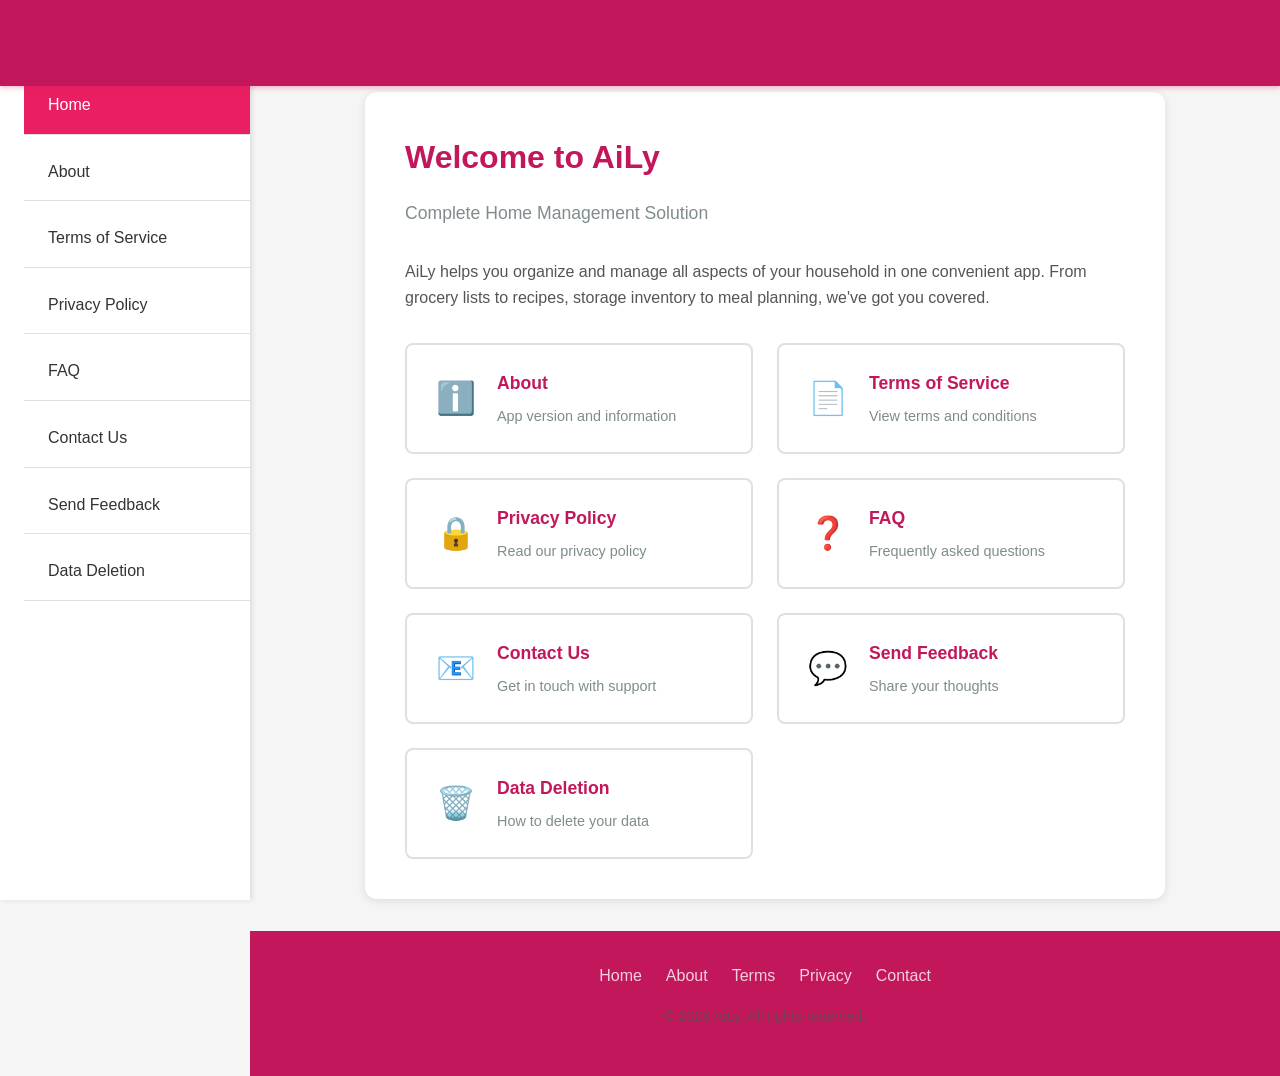
<file: index.html>
<!DOCTYPE html>
<html lang="en">
<head>
    <meta charset="UTF-8">
    <meta name="viewport" content="width=device-width, initial-scale=1.0">
    <title>AiLy - Complete Home Management Solution</title>
    <link rel="stylesheet" href="css/style.css">
</head>
<body>
    <header>
        <button class="menu-toggle" aria-label="Toggle menu">☰</button>
        <h1>AiLy</h1>
    </header>
    
    <div class="sidebar-overlay"></div>
    
    <nav class="sidebar">
        <ul>
            <li><a href="index.html">Home</a></li>
            <li><a href="about.html">About</a></li>
            <li><a href="terms-of-service.html">Terms of Service</a></li>
            <li><a href="privacy-policy.html">Privacy Policy</a></li>
            <li><a href="faq.html">FAQ</a></li>
            <li><a href="contact-us.html">Contact Us</a></li>
            <li><a href="send-feedback.html">Send Feedback</a></li>
            <li><a href="data-deletion.html">Data Deletion</a></li>
        </ul>
    </nav>
    
    <main class="content">
        <div class="content-container">
            <h1>Welcome to AiLy</h1>
            <p style="font-size: 1.1rem; color: #7f8c8d; margin-bottom: 2rem;">
                Complete Home Management Solution
            </p>
            
            <p style="margin-bottom: 2rem;">
                AiLy helps you organize and manage all aspects of your household in one convenient app. 
                From grocery lists to recipes, storage inventory to meal planning, we've got you covered.
            </p>
            
            <div class="home-grid">
                <a href="about.html" class="link-card">
                    <div class="link-icon">ℹ️</div>
                    <div class="link-content">
                        <h3>About</h3>
                        <p>App version and information</p>
                    </div>
                </a>
                
                <a href="terms-of-service.html" class="link-card">
                    <div class="link-icon">📄</div>
                    <div class="link-content">
                        <h3>Terms of Service</h3>
                        <p>View terms and conditions</p>
                    </div>
                </a>
                
                <a href="privacy-policy.html" class="link-card">
                    <div class="link-icon">🔒</div>
                    <div class="link-content">
                        <h3>Privacy Policy</h3>
                        <p>Read our privacy policy</p>
                    </div>
                </a>
                
                <a href="faq.html" class="link-card">
                    <div class="link-icon">❓</div>
                    <div class="link-content">
                        <h3>FAQ</h3>
                        <p>Frequently asked questions</p>
                    </div>
                </a>
                
                <a href="contact-us.html" class="link-card">
                    <div class="link-icon">📧</div>
                    <div class="link-content">
                        <h3>Contact Us</h3>
                        <p>Get in touch with support</p>
                    </div>
                </a>
                
                <a href="send-feedback.html" class="link-card">
                    <div class="link-icon">💬</div>
                    <div class="link-content">
                        <h3>Send Feedback</h3>
                        <p>Share your thoughts</p>
                    </div>
                </a>
                
                <a href="data-deletion.html" class="link-card">
                    <div class="link-icon">🗑️</div>
                    <div class="link-content">
                        <h3>Data Deletion</h3>
                        <p>How to delete your data</p>
                    </div>
                </a>
            </div>
        </div>
    </main>
    
    <footer>
        <div class="footer-content">
            <div class="footer-links">
                <a href="index.html">Home</a>
                <a href="about.html">About</a>
                <a href="terms-of-service.html">Terms</a>
                <a href="privacy-policy.html">Privacy</a>
                <a href="contact-us.html">Contact</a>
            </div>
            <p>© 2026 AiLy. All rights reserved.</p>
        </div>
    </footer>
    
    <script src="js/navigation.js"></script>
</body>
</html>
</file>
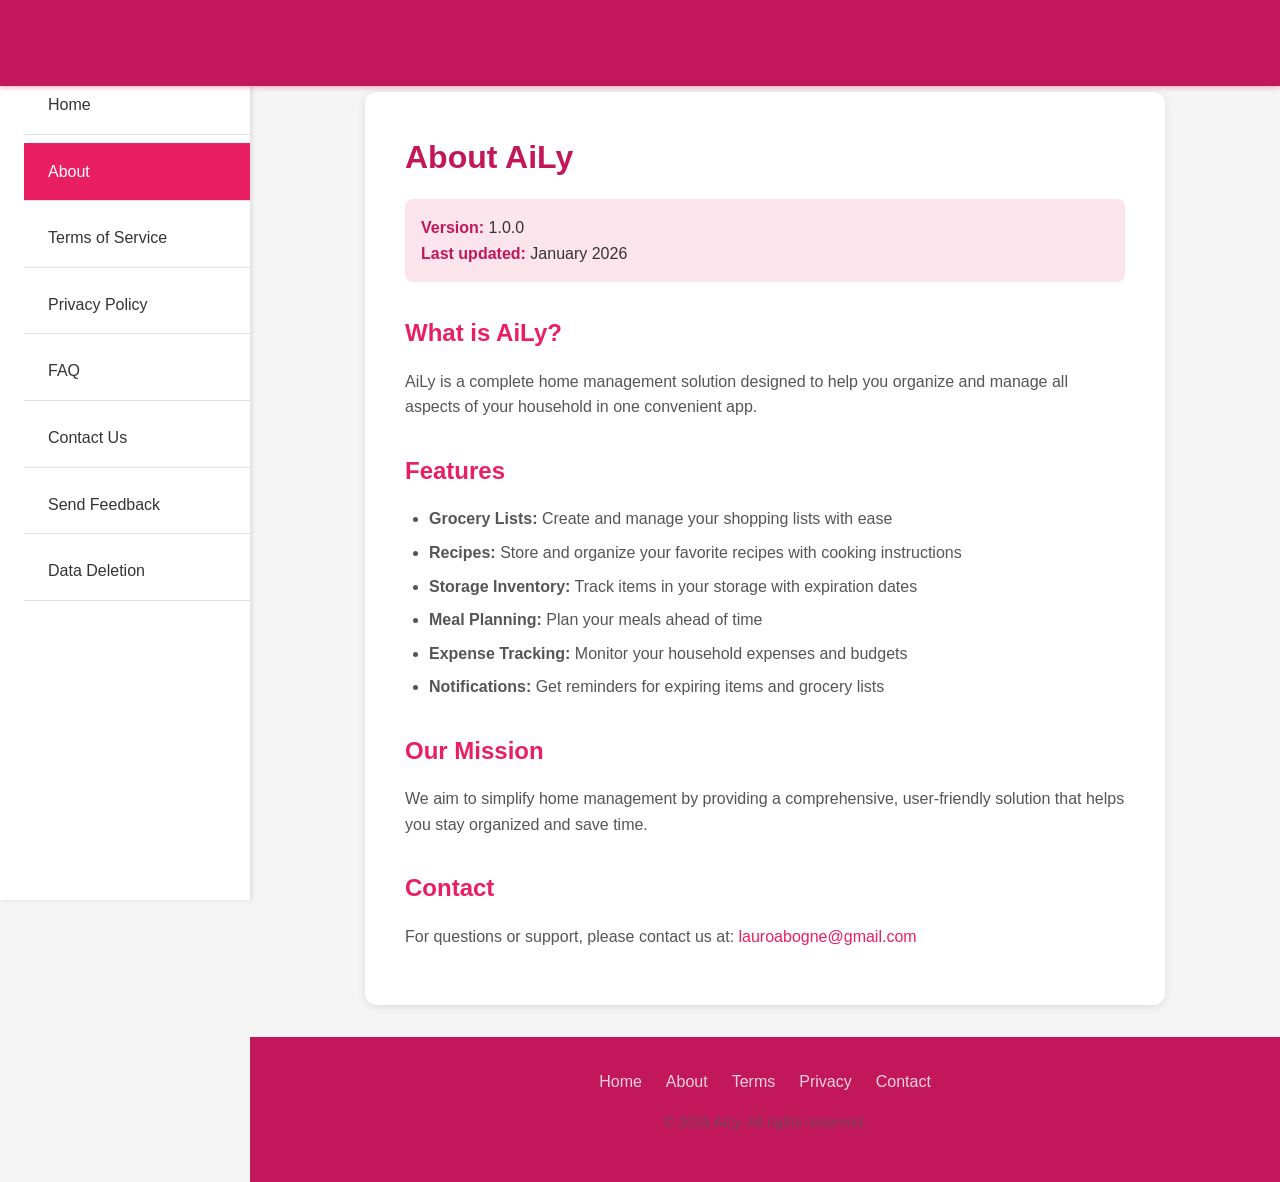
<file: about.html>
<!DOCTYPE html>
<html lang="en">
<head>
    <meta charset="UTF-8">
    <meta name="viewport" content="width=device-width, initial-scale=1.0">
    <title>About - AiLy</title>
    <link rel="stylesheet" href="css/style.css">
</head>
<body>
    <header>
        <button class="menu-toggle" aria-label="Toggle menu">☰</button>
        <h1>AiLy</h1>
    </header>
    
    <div class="sidebar-overlay"></div>
    
    <nav class="sidebar">
        <ul>
            <li><a href="index.html">Home</a></li>
            <li><a href="about.html">About</a></li>
            <li><a href="terms-of-service.html">Terms of Service</a></li>
            <li><a href="privacy-policy.html">Privacy Policy</a></li>
            <li><a href="faq.html">FAQ</a></li>
            <li><a href="contact-us.html">Contact Us</a></li>
            <li><a href="send-feedback.html">Send Feedback</a></li>
            <li><a href="data-deletion.html">Data Deletion</a></li>
        </ul>
    </nav>
    
    <main class="content">
        <div class="content-container">
            <h1>About AiLy</h1>
            
            <div class="info-box">
                <strong>Version:</strong> 1.0.0<br>
                <strong>Last updated:</strong> January 2026
            </div>
            
            <h2>What is AiLy?</h2>
            <p>
                AiLy is a complete home management solution designed to help you organize and manage 
                all aspects of your household in one convenient app.
            </p>
            
            <h2>Features</h2>
            <ul>
                <li><strong>Grocery Lists:</strong> Create and manage your shopping lists with ease</li>
                <li><strong>Recipes:</strong> Store and organize your favorite recipes with cooking instructions</li>
                <li><strong>Storage Inventory:</strong> Track items in your storage with expiration dates</li>
                <li><strong>Meal Planning:</strong> Plan your meals ahead of time</li>
                <li><strong>Expense Tracking:</strong> Monitor your household expenses and budgets</li>
                <li><strong>Notifications:</strong> Get reminders for expiring items and grocery lists</li>
            </ul>
            
            <h2>Our Mission</h2>
            <p>
                We aim to simplify home management by providing a comprehensive, user-friendly solution 
                that helps you stay organized and save time.
            </p>
            
            <h2>Contact</h2>
            <p>
                For questions or support, please contact us at: 
                <a href="mailto:lauroabogne@gmail.com">lauroabogne@gmail.com</a>
            </p>
        </div>
    </main>
    
    <footer>
        <div class="footer-content">
            <div class="footer-links">
                <a href="index.html">Home</a>
                <a href="about.html">About</a>
                <a href="terms-of-service.html">Terms</a>
                <a href="privacy-policy.html">Privacy</a>
                <a href="contact-us.html">Contact</a>
            </div>
            <p>© 2026 AiLy. All rights reserved.</p>
        </div>
    </footer>
    
    <script src="js/navigation.js"></script>
</body>
</html>
</file>
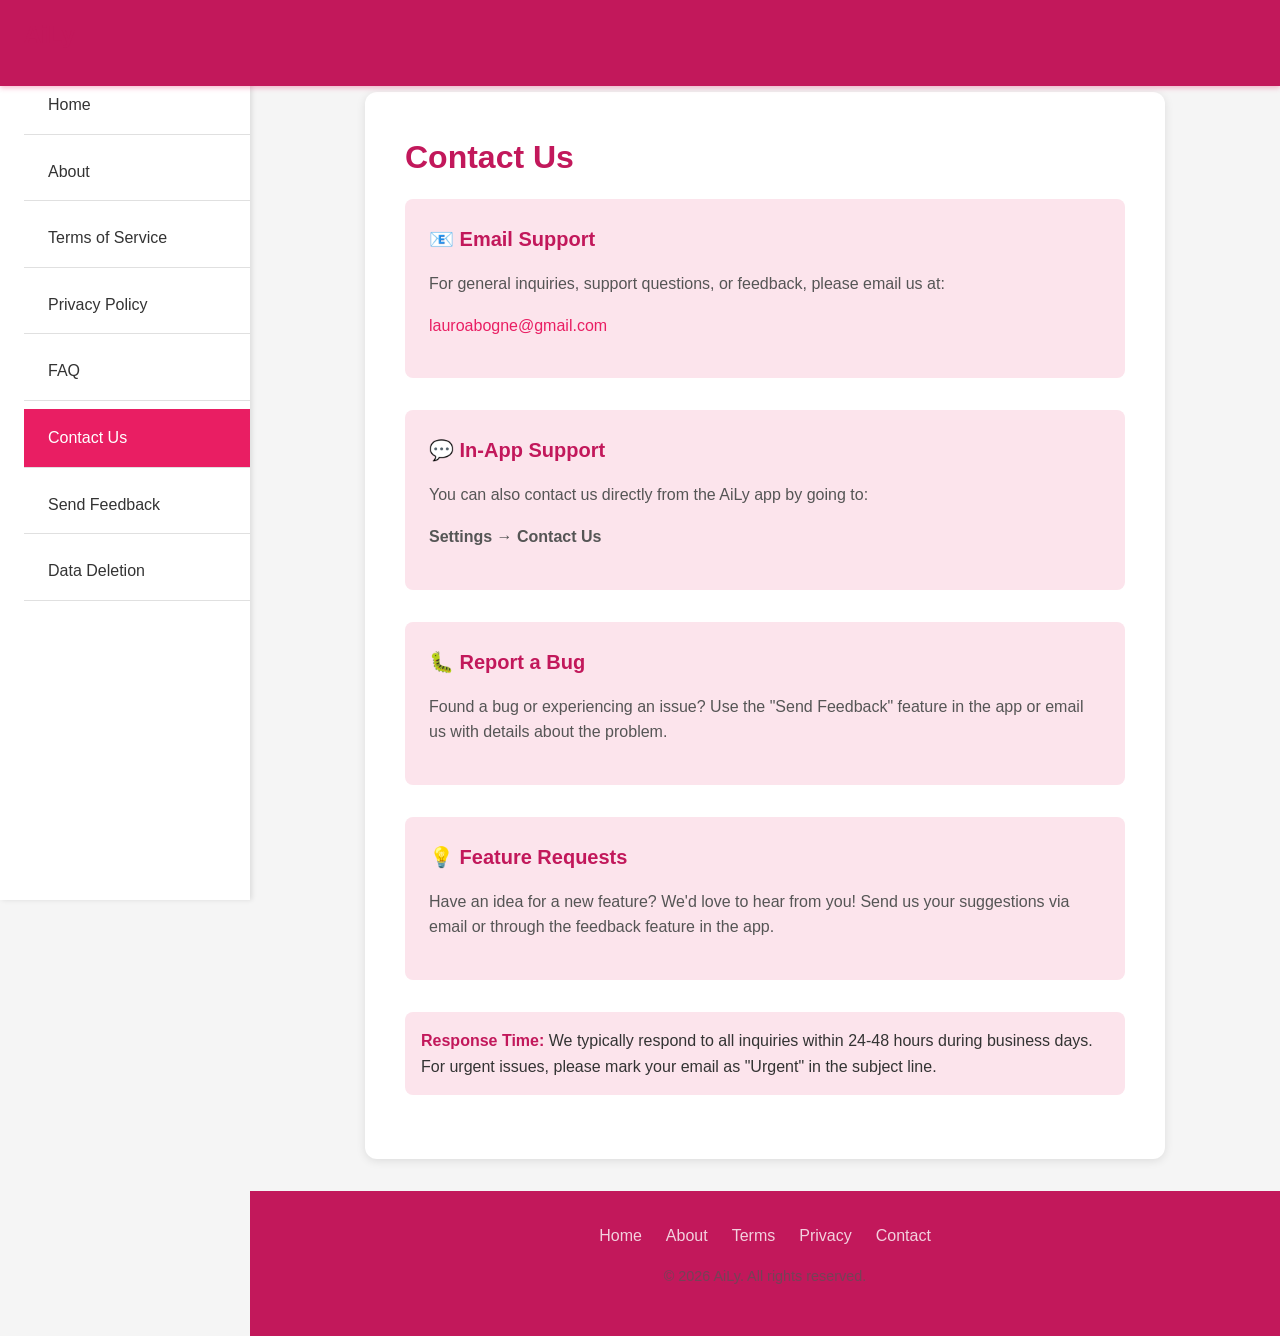
<file: contact-us.html>
<!DOCTYPE html>
<html lang="en">
<head>
    <meta charset="UTF-8">
    <meta name="viewport" content="width=device-width, initial-scale=1.0">
    <title>Contact Us - AiLy</title>
    <link rel="stylesheet" href="css/style.css">
</head>
<body>
    <header>
        <button class="menu-toggle" aria-label="Toggle menu">☰</button>
        <h1>AiLy</h1>
    </header>
    
    <div class="sidebar-overlay"></div>
    
    <nav class="sidebar">
        <ul>
            <li><a href="index.html">Home</a></li>
            <li><a href="about.html">About</a></li>
            <li><a href="terms-of-service.html">Terms of Service</a></li>
            <li><a href="privacy-policy.html">Privacy Policy</a></li>
            <li><a href="faq.html">FAQ</a></li>
            <li><a href="contact-us.html">Contact Us</a></li>
            <li><a href="send-feedback.html">Send Feedback</a></li>
            <li><a href="data-deletion.html">Data Deletion</a></li>
        </ul>
    </nav>
    
    <main class="content">
        <div class="content-container">
            <h1>Contact Us</h1>
            
            <div class="contact-method">
                <h2>📧 Email Support</h2>
                <p>
                    For general inquiries, support questions, or feedback, please email us at:
                </p>
                <p>
                    <a href="mailto:lauroabogne@gmail.com" class="email-link">lauroabogne@gmail.com</a>
                </p>
            </div>
            
            <div class="contact-method">
                <h2>💬 In-App Support</h2>
                <p>
                    You can also contact us directly from the AiLy app by going to:
                </p>
                <p>
                    <strong>Settings → Contact Us</strong>
                </p>
            </div>
            
            <div class="contact-method">
                <h2>🐛 Report a Bug</h2>
                <p>
                    Found a bug or experiencing an issue? Use the "Send Feedback" feature in the app 
                    or email us with details about the problem.
                </p>
            </div>
            
            <div class="contact-method">
                <h2>💡 Feature Requests</h2>
                <p>
                    Have an idea for a new feature? We'd love to hear from you! Send us your suggestions 
                    via email or through the feedback feature in the app.
                </p>
            </div>
            
            <div class="info-box">
                <strong>Response Time:</strong> We typically respond to all inquiries within 24-48 hours 
                during business days. For urgent issues, please mark your email as "Urgent" in the subject line.
            </div>
        </div>
    </main>
    
    <footer>
        <div class="footer-content">
            <div class="footer-links">
                <a href="index.html">Home</a>
                <a href="about.html">About</a>
                <a href="terms-of-service.html">Terms</a>
                <a href="privacy-policy.html">Privacy</a>
                <a href="contact-us.html">Contact</a>
            </div>
            <p>© 2026 AiLy. All rights reserved.</p>
        </div>
    </footer>
    
    <script src="js/navigation.js"></script>
</body>
</html>
</file>
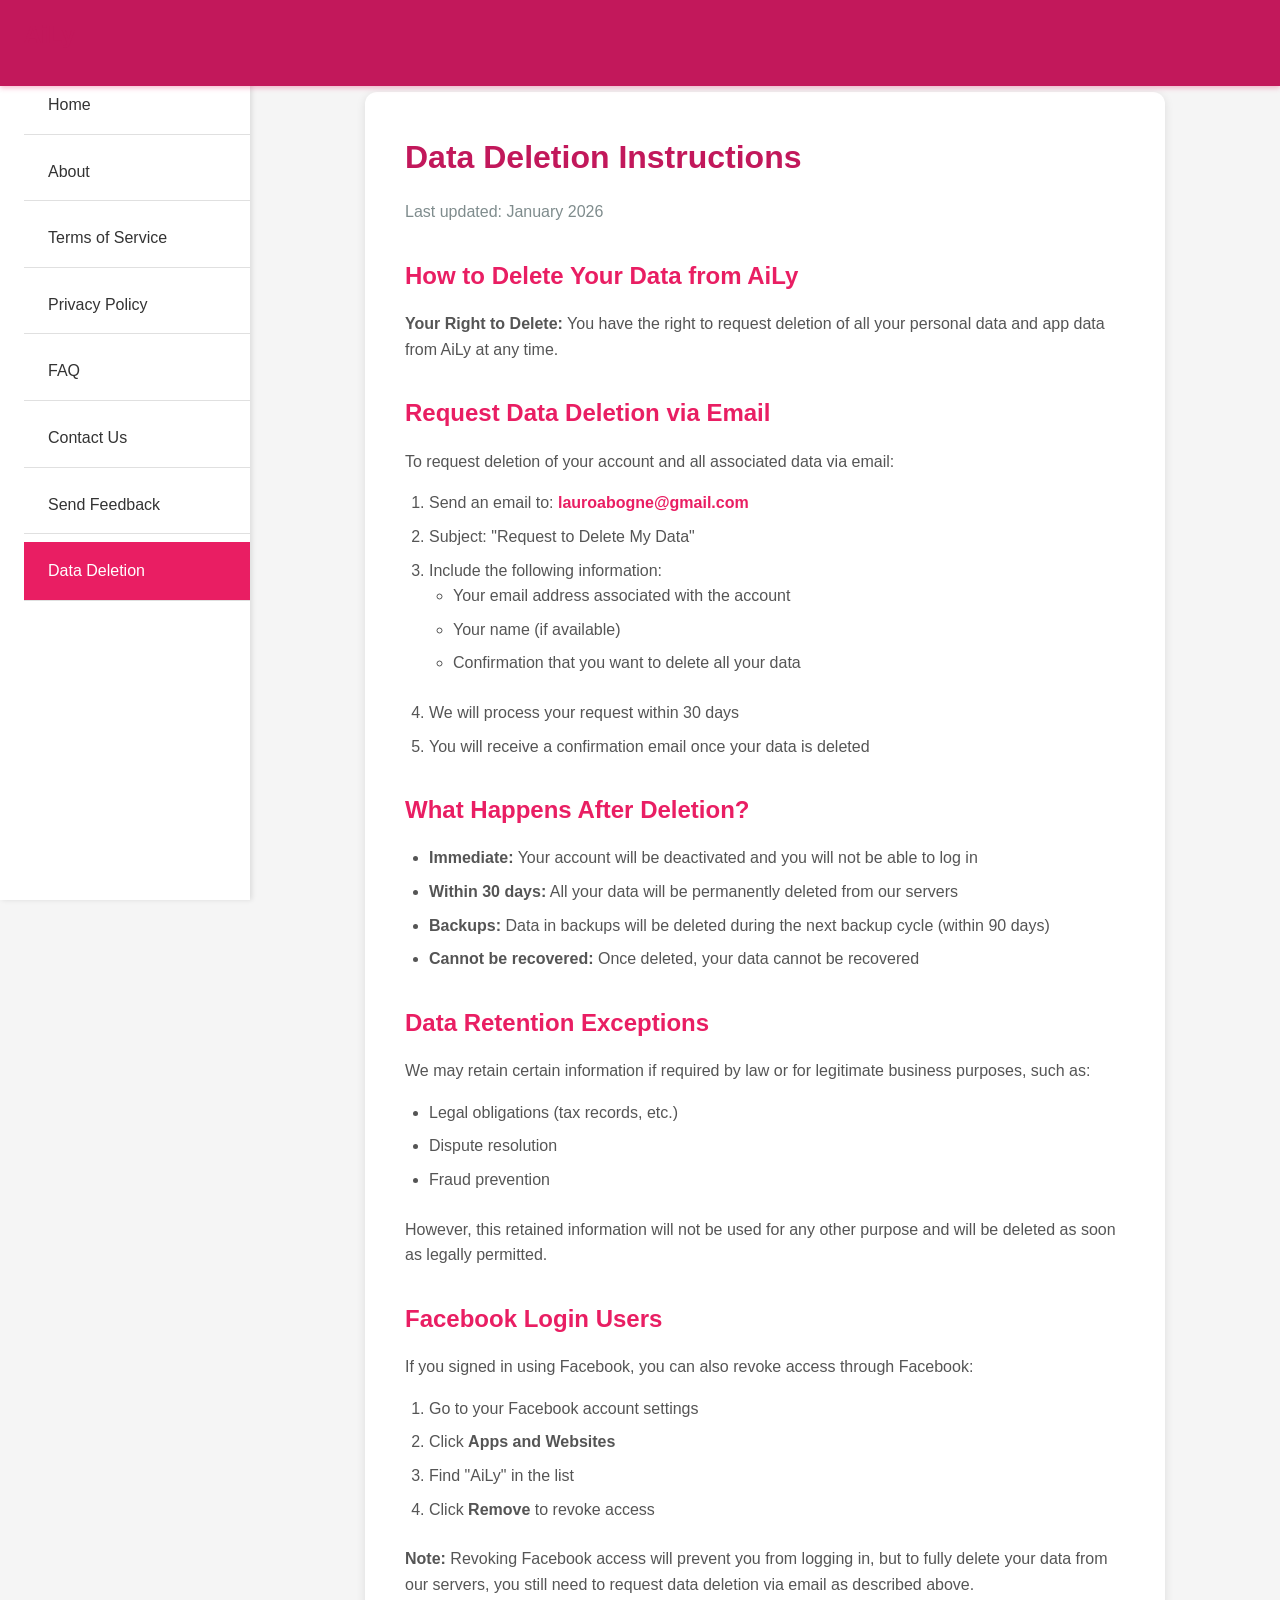
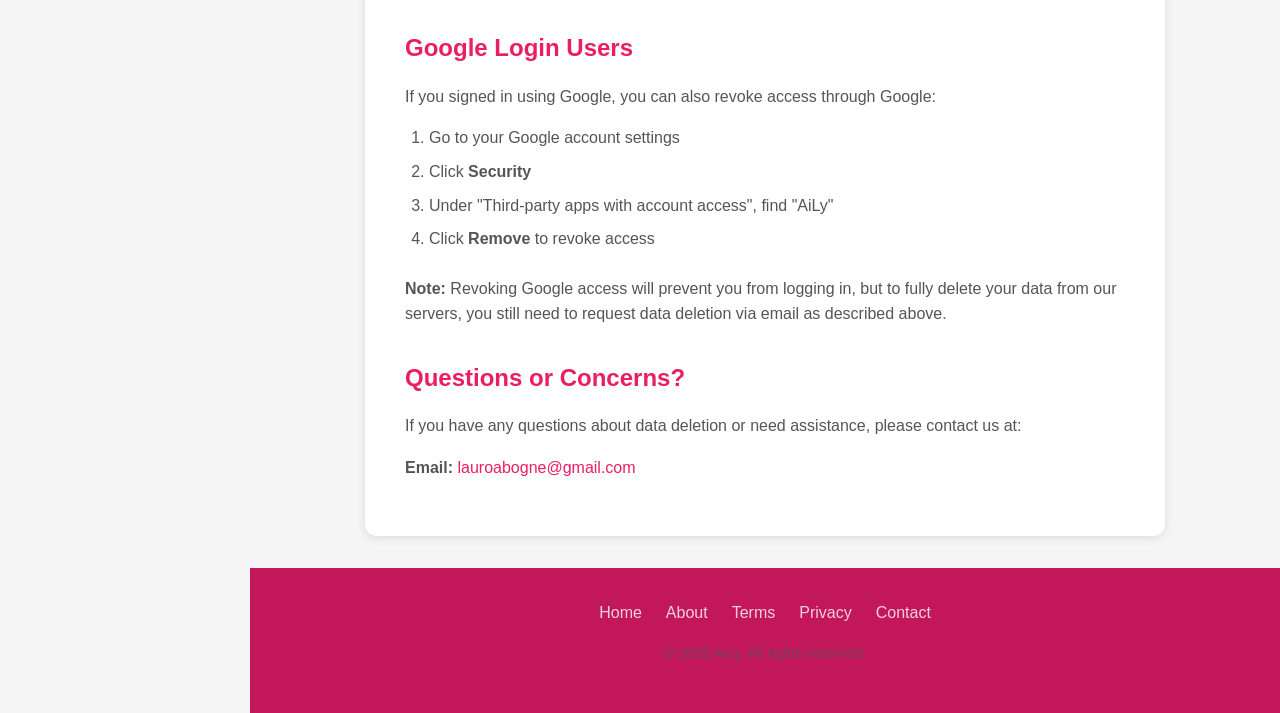
<file: data-deletion.html>
<!DOCTYPE html>
<html lang="en">
<head>
    <meta charset="UTF-8">
    <meta name="viewport" content="width=device-width, initial-scale=1.0">
    <title>Data Deletion Instructions - AiLy</title>
    <link rel="stylesheet" href="css/style.css">
</head>
<body>
    <header>
        <button class="menu-toggle" aria-label="Toggle menu">☰</button>
        <h1>AiLy</h1>
    </header>
    
    <div class="sidebar-overlay"></div>
    
    <nav class="sidebar">
        <ul>
            <li><a href="index.html">Home</a></li>
            <li><a href="about.html">About</a></li>
            <li><a href="terms-of-service.html">Terms of Service</a></li>
            <li><a href="privacy-policy.html">Privacy Policy</a></li>
            <li><a href="faq.html">FAQ</a></li>
            <li><a href="contact-us.html">Contact Us</a></li>
            <li><a href="send-feedback.html">Send Feedback</a></li>
            <li><a href="data-deletion.html">Data Deletion</a></li>
        </ul>
    </nav>
    
    <main class="content">
        <div class="content-container">
            <h1>Data Deletion Instructions</h1>
            <p style="color: #7f8c8d; margin-bottom: 2rem;">Last updated: January 2026</p>
            
            <h2>How to Delete Your Data from AiLy</h2>
            <p><strong>Your Right to Delete:</strong> You have the right to request deletion of all your personal data and app data from AiLy at any time.</p>
            
            <h2>Request Data Deletion via Email</h2>
            <p>To request deletion of your account and all associated data via email:</p>
            <ol>
                <li>Send an email to: <strong><a href="mailto:lauroabogne@gmail.com">lauroabogne@gmail.com</a></strong></li>
                <li>Subject: "Request to Delete My Data"</li>
                <li>Include the following information:
                    <ul>
                        <li>Your email address associated with the account</li>
                        <li>Your name (if available)</li>
                        <li>Confirmation that you want to delete all your data</li>
                    </ul>
                </li>
                <li>We will process your request within 30 days</li>
                <li>You will receive a confirmation email once your data is deleted</li>
            </ol>
            
            <h2>What Happens After Deletion?</h2>
            <ul>
                <li><strong>Immediate:</strong> Your account will be deactivated and you will not be able to log in</li>
                <li><strong>Within 30 days:</strong> All your data will be permanently deleted from our servers</li>
                <li><strong>Backups:</strong> Data in backups will be deleted during the next backup cycle (within 90 days)</li>
                <li><strong>Cannot be recovered:</strong> Once deleted, your data cannot be recovered</li>
            </ul>
            
            <h2>Data Retention Exceptions</h2>
            <p>We may retain certain information if required by law or for legitimate business purposes, such as:</p>
            <ul>
                <li>Legal obligations (tax records, etc.)</li>
                <li>Dispute resolution</li>
                <li>Fraud prevention</li>
            </ul>
            <p>
                However, this retained information will not be used for any other purpose and will be deleted 
                as soon as legally permitted.
            </p>
            
            <h2>Facebook Login Users</h2>
            <p>If you signed in using Facebook, you can also revoke access through Facebook:</p>
            <ol>
                <li>Go to your Facebook account settings</li>
                <li>Click <strong>Apps and Websites</strong></li>
                <li>Find "AiLy" in the list</li>
                <li>Click <strong>Remove</strong> to revoke access</li>
            </ol>
            <p>
                <strong>Note:</strong> Revoking Facebook access will prevent you from logging in, but to fully 
                delete your data from our servers, you still need to request data deletion via email as described above.
            </p>
            
            <h2>Google Login Users</h2>
            <p>If you signed in using Google, you can also revoke access through Google:</p>
            <ol>
                <li>Go to your Google account settings</li>
                <li>Click <strong>Security</strong></li>
                <li>Under "Third-party apps with account access", find "AiLy"</li>
                <li>Click <strong>Remove</strong> to revoke access</li>
            </ol>
            <p>
                <strong>Note:</strong> Revoking Google access will prevent you from logging in, but to fully 
                delete your data from our servers, you still need to request data deletion via email as described above.
            </p>
            
            <h2>Questions or Concerns?</h2>
            <p>
                If you have any questions about data deletion or need assistance, please contact us at:
            </p>
            <p>
                <strong>Email:</strong> <a href="mailto:lauroabogne@gmail.com">lauroabogne@gmail.com</a>
            </p>
        </div>
    </main>
    
    <footer>
        <div class="footer-content">
            <div class="footer-links">
                <a href="index.html">Home</a>
                <a href="about.html">About</a>
                <a href="terms-of-service.html">Terms</a>
                <a href="privacy-policy.html">Privacy</a>
                <a href="contact-us.html">Contact</a>
            </div>
            <p>© 2026 AiLy. All rights reserved.</p>
        </div>
    </footer>
    
    <script src="js/navigation.js"></script>
</body>
</html>
</file>
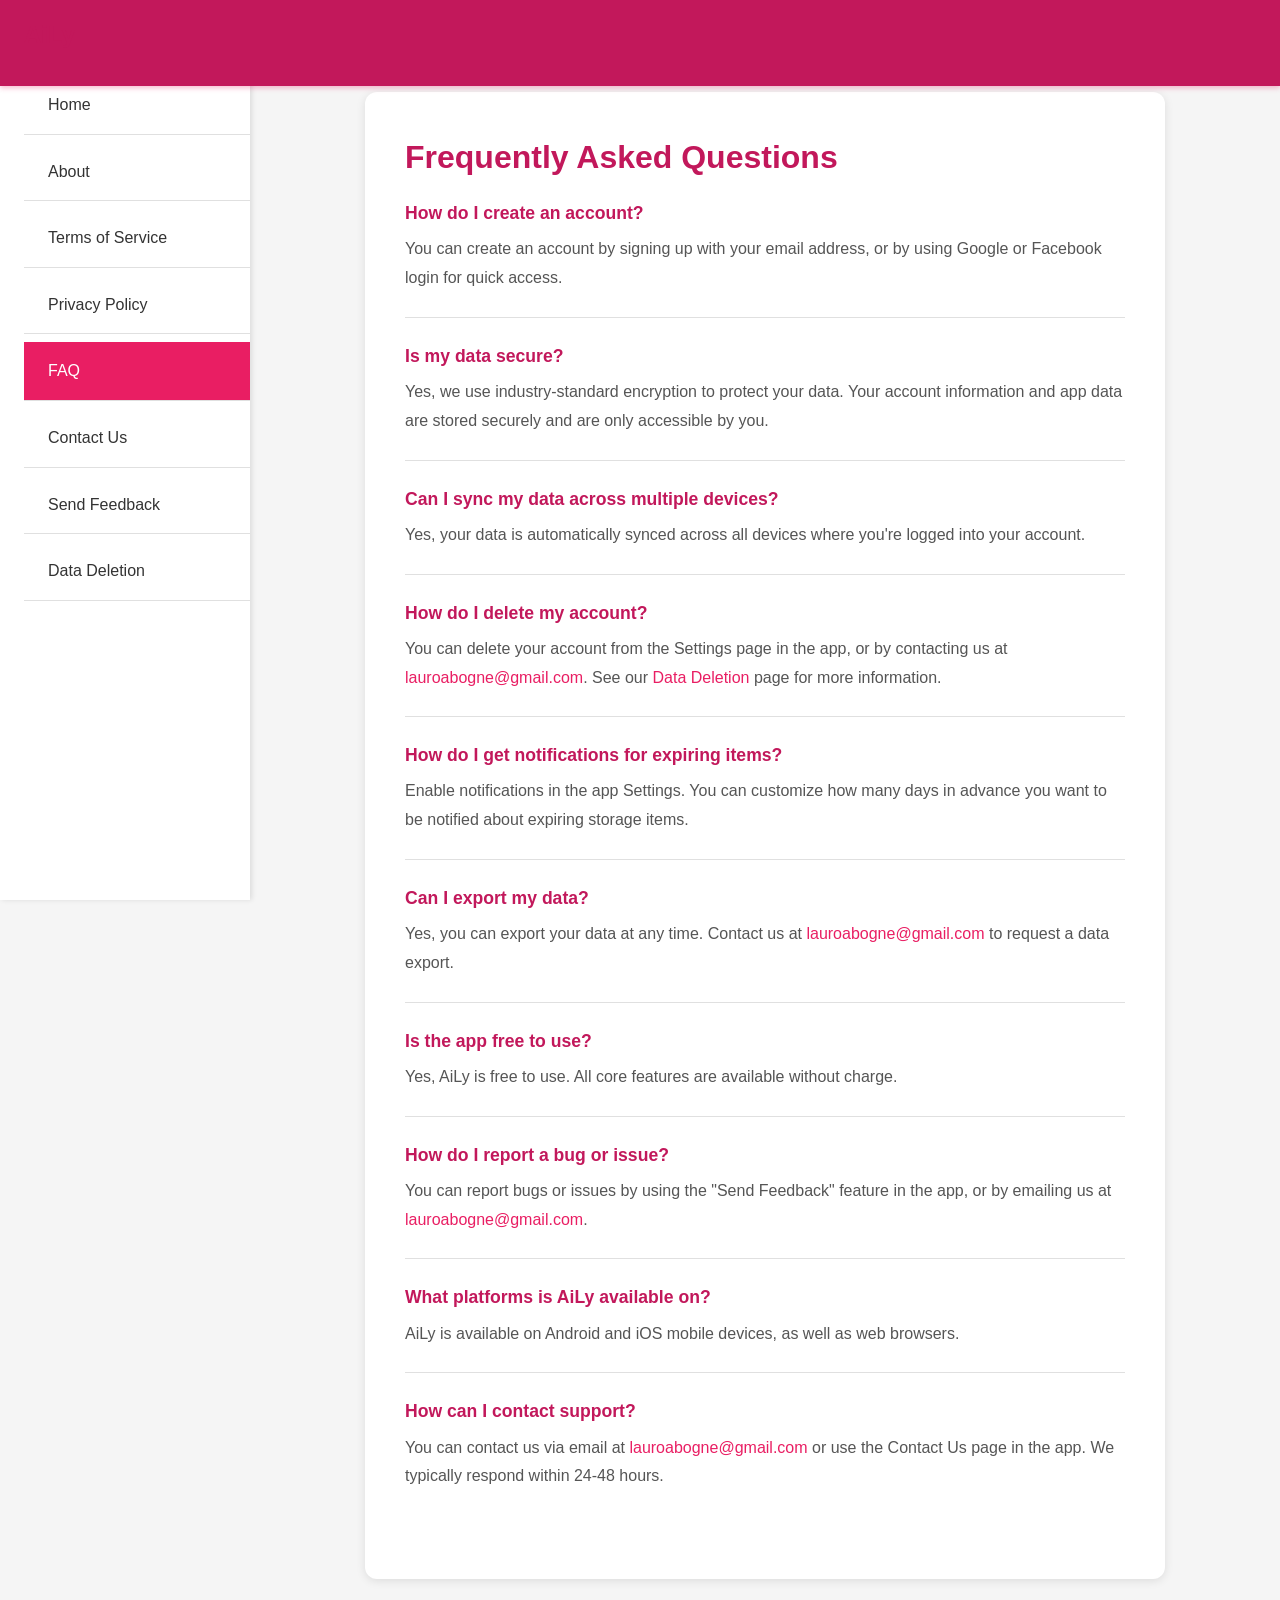
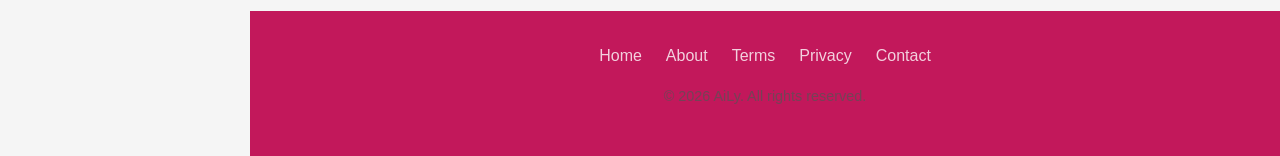
<file: faq.html>
<!DOCTYPE html>
<html lang="en">
<head>
    <meta charset="UTF-8">
    <meta name="viewport" content="width=device-width, initial-scale=1.0">
    <title>FAQ - AiLy</title>
    <link rel="stylesheet" href="css/style.css">
</head>
<body>
    <header>
        <button class="menu-toggle" aria-label="Toggle menu">☰</button>
        <h1>AiLy</h1>
    </header>
    
    <div class="sidebar-overlay"></div>
    
    <nav class="sidebar">
        <ul>
            <li><a href="index.html">Home</a></li>
            <li><a href="about.html">About</a></li>
            <li><a href="terms-of-service.html">Terms of Service</a></li>
            <li><a href="privacy-policy.html">Privacy Policy</a></li>
            <li><a href="faq.html">FAQ</a></li>
            <li><a href="contact-us.html">Contact Us</a></li>
            <li><a href="send-feedback.html">Send Feedback</a></li>
            <li><a href="data-deletion.html">Data Deletion</a></li>
        </ul>
    </nav>
    
    <main class="content">
        <div class="content-container">
            <h1>Frequently Asked Questions</h1>
            
            <div class="faq-item">
                <div class="faq-question">How do I create an account?</div>
                <div class="faq-answer">
                    You can create an account by signing up with your email address, or by using 
                    Google or Facebook login for quick access.
                </div>
            </div>
            
            <div class="faq-item">
                <div class="faq-question">Is my data secure?</div>
                <div class="faq-answer">
                    Yes, we use industry-standard encryption to protect your data. Your account 
                    information and app data are stored securely and are only accessible by you.
                </div>
            </div>
            
            <div class="faq-item">
                <div class="faq-question">Can I sync my data across multiple devices?</div>
                <div class="faq-answer">
                    Yes, your data is automatically synced across all devices where you're logged 
                    into your account.
                </div>
            </div>
            
            <div class="faq-item">
                <div class="faq-question">How do I delete my account?</div>
                <div class="faq-answer">
                    You can delete your account from the Settings page in the app, or by contacting 
                    us at <a href="mailto:lauroabogne@gmail.com">lauroabogne@gmail.com</a>. See our 
                    <a href="data-deletion.html">Data Deletion</a> page for more information.
                </div>
            </div>
            
            <div class="faq-item">
                <div class="faq-question">How do I get notifications for expiring items?</div>
                <div class="faq-answer">
                    Enable notifications in the app Settings. You can customize how many days in 
                    advance you want to be notified about expiring storage items.
                </div>
            </div>
            
            <div class="faq-item">
                <div class="faq-question">Can I export my data?</div>
                <div class="faq-answer">
                    Yes, you can export your data at any time. Contact us at 
                    <a href="mailto:lauroabogne@gmail.com">lauroabogne@gmail.com</a> to request a data export.
                </div>
            </div>
            
            <div class="faq-item">
                <div class="faq-question">Is the app free to use?</div>
                <div class="faq-answer">
                    Yes, AiLy is free to use. All core features are available without charge.
                </div>
            </div>
            
            <div class="faq-item">
                <div class="faq-question">How do I report a bug or issue?</div>
                <div class="faq-answer">
                    You can report bugs or issues by using the "Send Feedback" feature in the app, 
                    or by emailing us at <a href="mailto:lauroabogne@gmail.com">lauroabogne@gmail.com</a>.
                </div>
            </div>
            
            <div class="faq-item">
                <div class="faq-question">What platforms is AiLy available on?</div>
                <div class="faq-answer">
                    AiLy is available on Android and iOS mobile devices, as well as web browsers.
                </div>
            </div>
            
            <div class="faq-item">
                <div class="faq-question">How can I contact support?</div>
                <div class="faq-answer">
                    You can contact us via email at <a href="mailto:lauroabogne@gmail.com">lauroabogne@gmail.com</a> 
                    or use the Contact Us page in the app. We typically respond within 24-48 hours.
                </div>
            </div>
        </div>
    </main>
    
    <footer>
        <div class="footer-content">
            <div class="footer-links">
                <a href="index.html">Home</a>
                <a href="about.html">About</a>
                <a href="terms-of-service.html">Terms</a>
                <a href="privacy-policy.html">Privacy</a>
                <a href="contact-us.html">Contact</a>
            </div>
            <p>© 2026 AiLy. All rights reserved.</p>
        </div>
    </footer>
    
    <script src="js/navigation.js"></script>
</body>
</html>
</file>
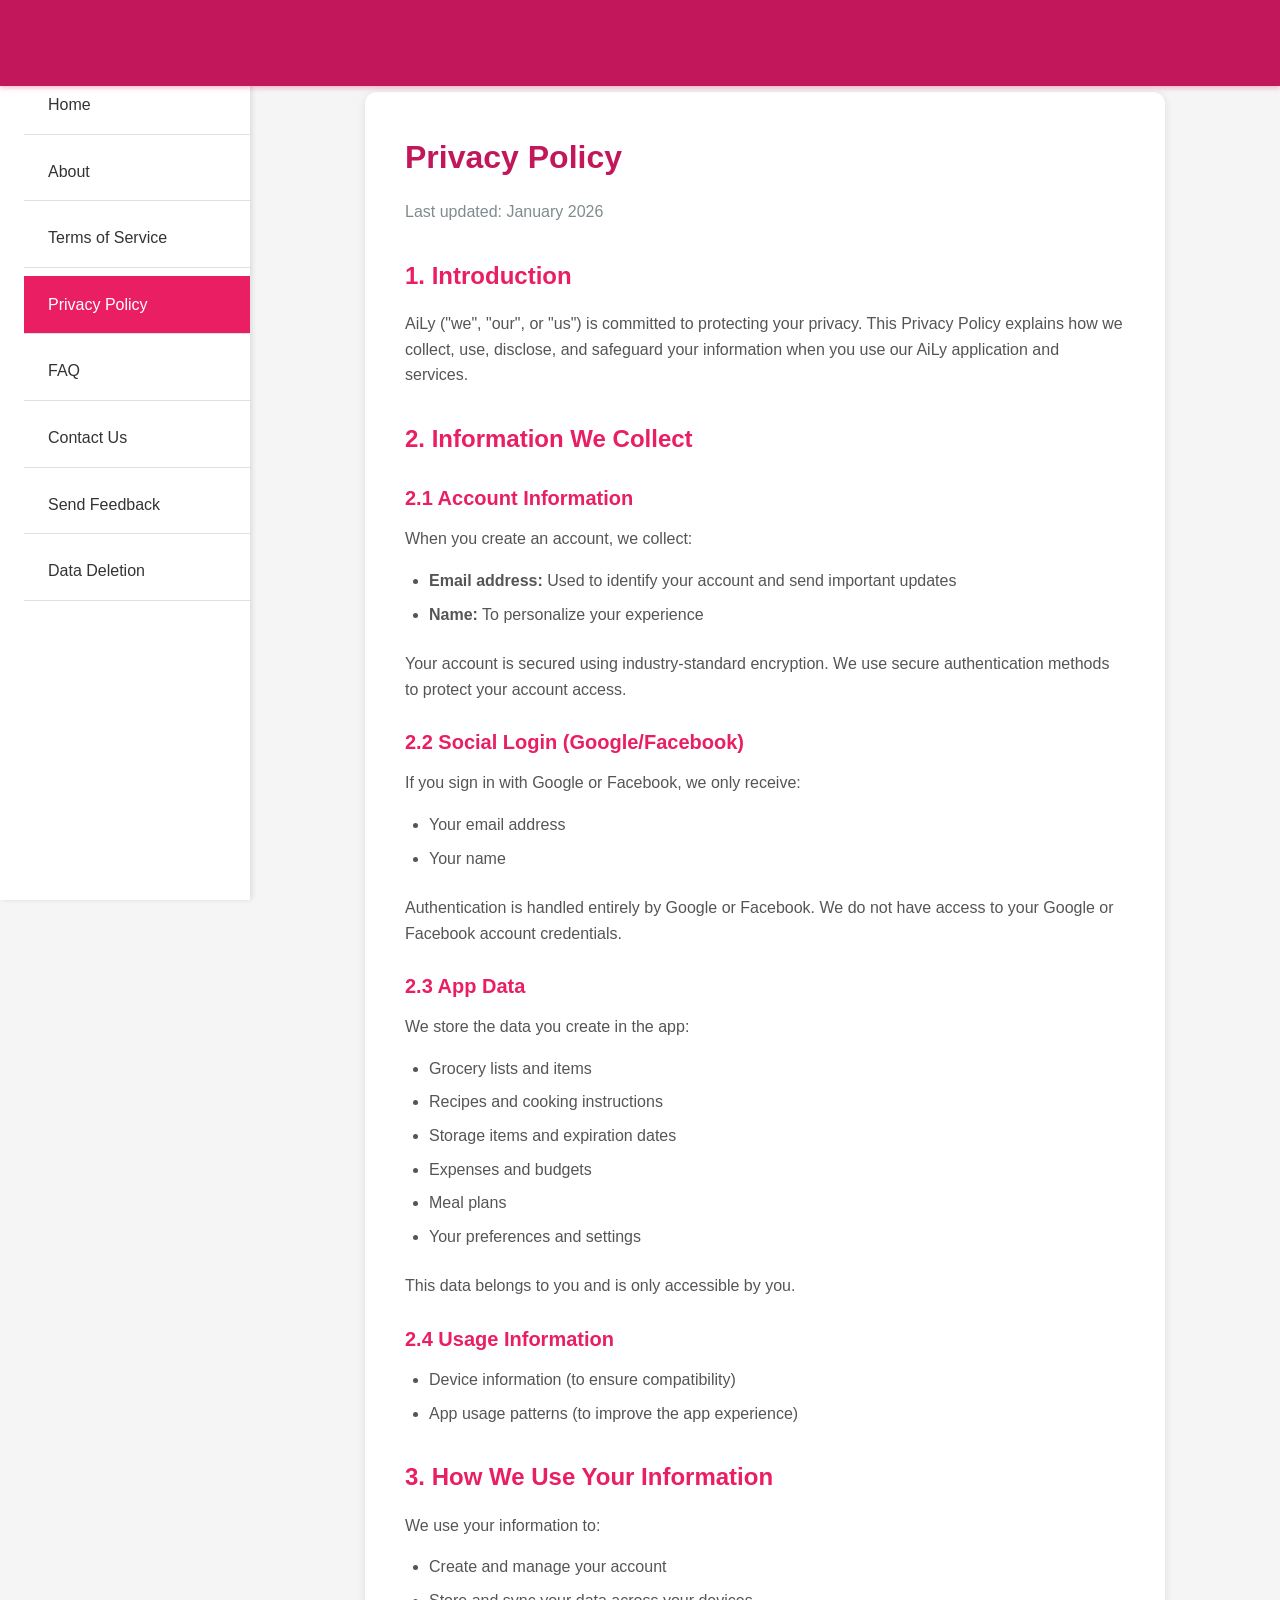
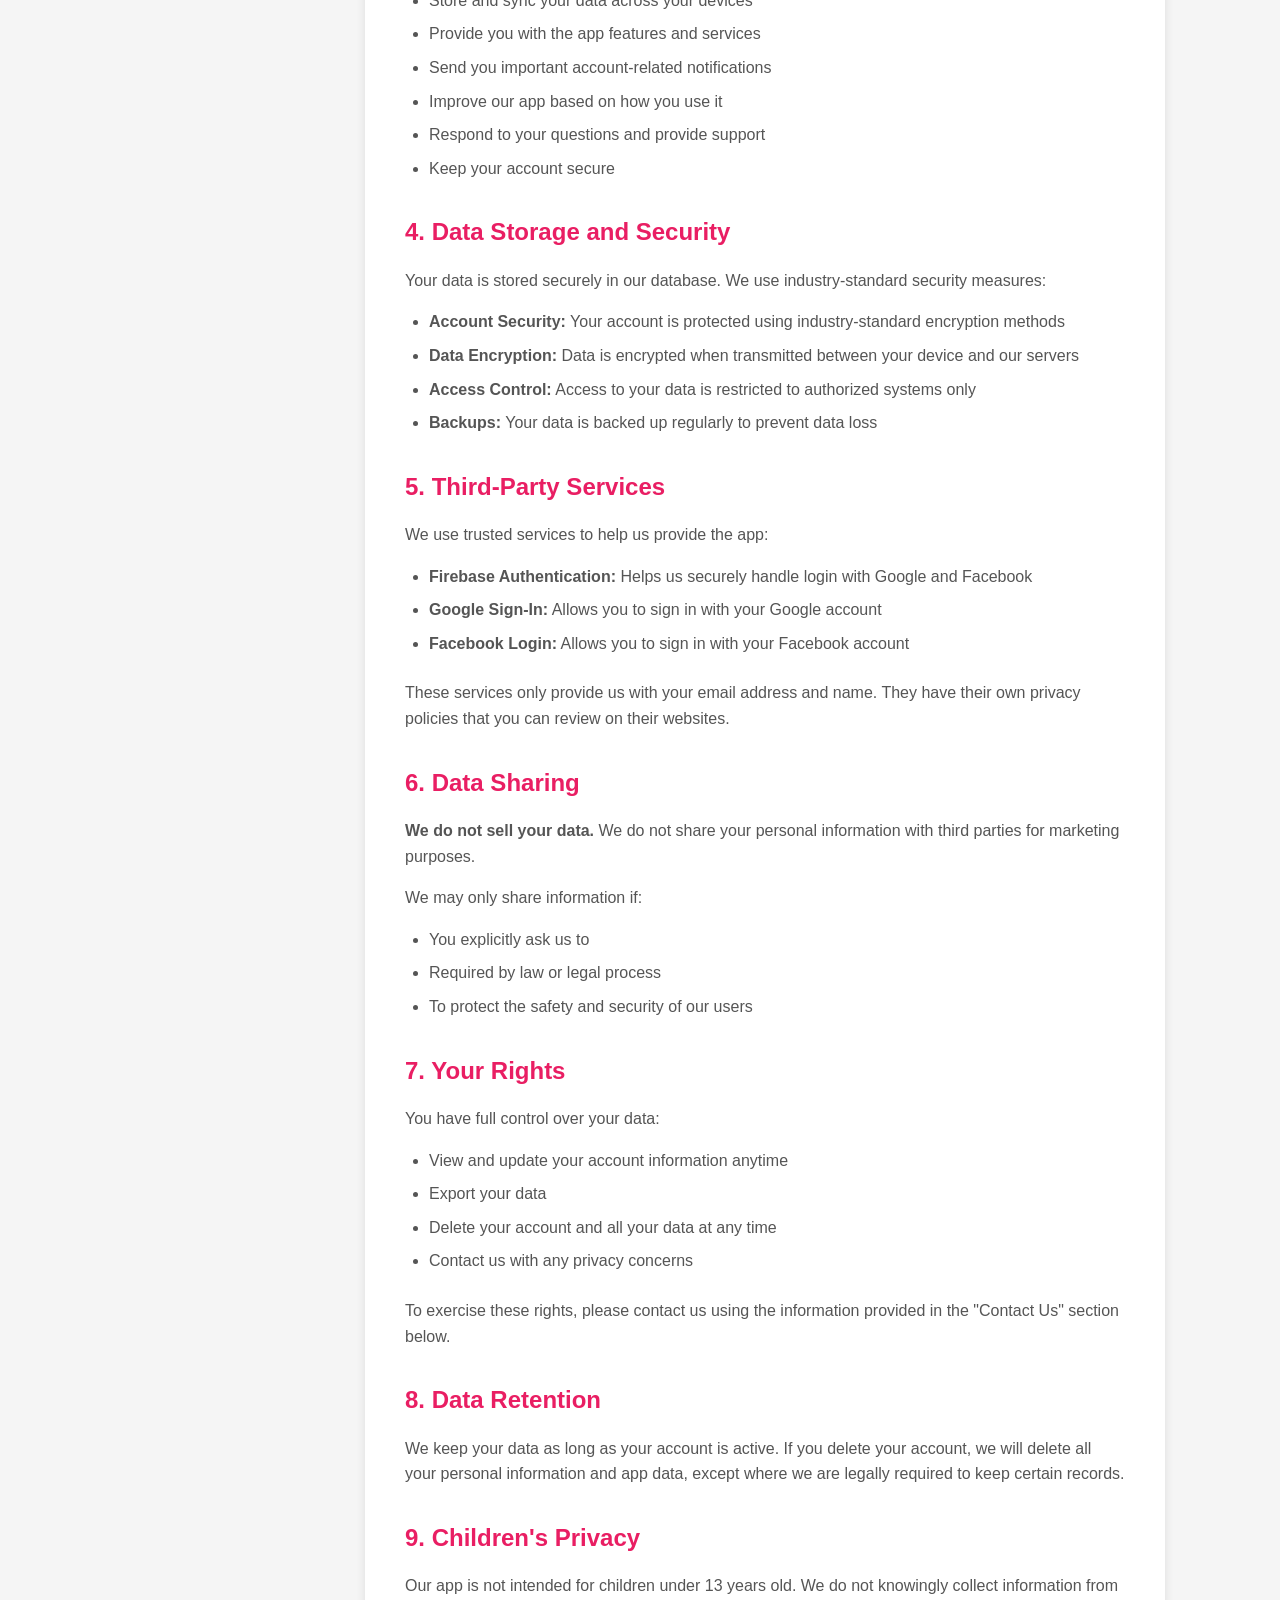
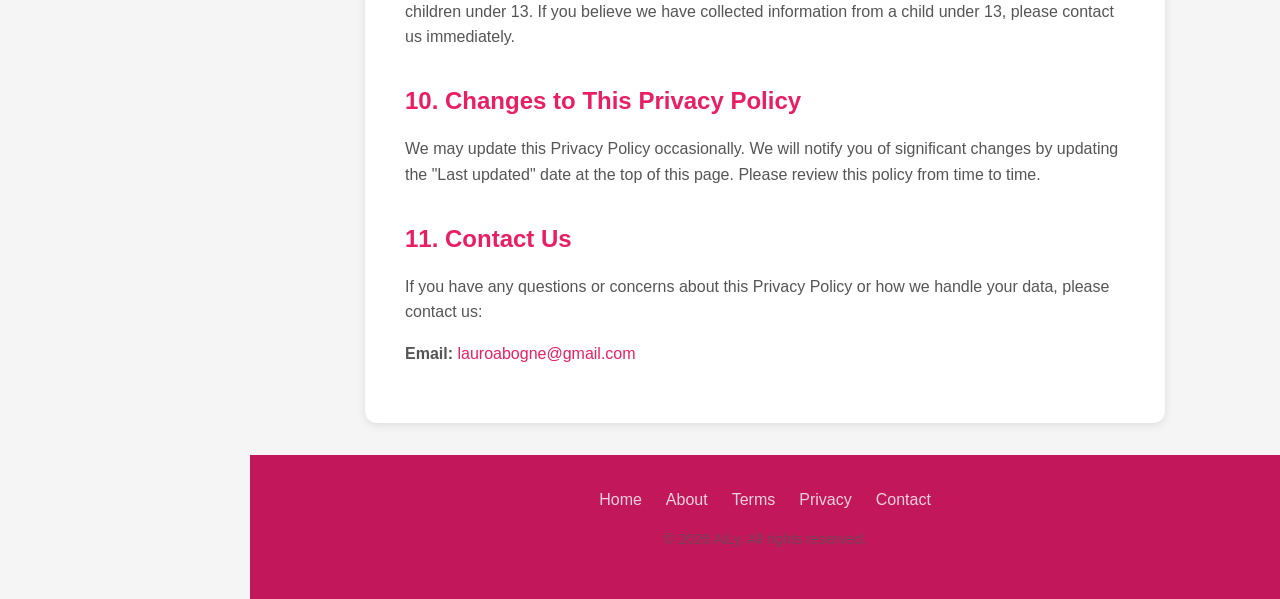
<file: privacy-policy.html>
<!DOCTYPE html>
<html lang="en">
<head>
    <meta charset="UTF-8">
    <meta name="viewport" content="width=device-width, initial-scale=1.0">
    <title>Privacy Policy - AiLy</title>
    <link rel="stylesheet" href="css/style.css">
</head>
<body>
    <header>
        <button class="menu-toggle" aria-label="Toggle menu">☰</button>
        <h1>AiLy</h1>
    </header>
    
    <div class="sidebar-overlay"></div>
    
    <nav class="sidebar">
        <ul>
            <li><a href="index.html">Home</a></li>
            <li><a href="about.html">About</a></li>
            <li><a href="terms-of-service.html">Terms of Service</a></li>
            <li><a href="privacy-policy.html">Privacy Policy</a></li>
            <li><a href="faq.html">FAQ</a></li>
            <li><a href="contact-us.html">Contact Us</a></li>
            <li><a href="send-feedback.html">Send Feedback</a></li>
            <li><a href="data-deletion.html">Data Deletion</a></li>
        </ul>
    </nav>
    
    <main class="content">
        <div class="content-container">
            <h1>Privacy Policy</h1>
            <p style="color: #7f8c8d; margin-bottom: 2rem;">Last updated: January 2026</p>
            
            <h2>1. Introduction</h2>
            <p>
                AiLy ("we", "our", or "us") is committed to protecting your privacy. This Privacy Policy 
                explains how we collect, use, disclose, and safeguard your information when you use our 
                AiLy application and services.
            </p>
            
            <h2>2. Information We Collect</h2>
            
            <h3>2.1 Account Information</h3>
            <p>When you create an account, we collect:</p>
            <ul>
                <li><strong>Email address:</strong> Used to identify your account and send important updates</li>
                <li><strong>Name:</strong> To personalize your experience</li>
            </ul>
            <p>
                Your account is secured using industry-standard encryption. We use secure authentication 
                methods to protect your account access.
            </p>
            
            <h3>2.2 Social Login (Google/Facebook)</h3>
            <p>If you sign in with Google or Facebook, we only receive:</p>
            <ul>
                <li>Your email address</li>
                <li>Your name</li>
            </ul>
            <p>
                Authentication is handled entirely by Google or Facebook. We do not have access to your 
                Google or Facebook account credentials.
            </p>
            
            <h3>2.3 App Data</h3>
            <p>We store the data you create in the app:</p>
            <ul>
                <li>Grocery lists and items</li>
                <li>Recipes and cooking instructions</li>
                <li>Storage items and expiration dates</li>
                <li>Expenses and budgets</li>
                <li>Meal plans</li>
                <li>Your preferences and settings</li>
            </ul>
            <p>This data belongs to you and is only accessible by you.</p>
            
            <h3>2.4 Usage Information</h3>
            <ul>
                <li>Device information (to ensure compatibility)</li>
                <li>App usage patterns (to improve the app experience)</li>
            </ul>
            
            <h2>3. How We Use Your Information</h2>
            <p>We use your information to:</p>
            <ul>
                <li>Create and manage your account</li>
                <li>Store and sync your data across your devices</li>
                <li>Provide you with the app features and services</li>
                <li>Send you important account-related notifications</li>
                <li>Improve our app based on how you use it</li>
                <li>Respond to your questions and provide support</li>
                <li>Keep your account secure</li>
            </ul>
            
            <h2>4. Data Storage and Security</h2>
            <p>Your data is stored securely in our database. We use industry-standard security measures:</p>
            <ul>
                <li><strong>Account Security:</strong> Your account is protected using industry-standard encryption methods</li>
                <li><strong>Data Encryption:</strong> Data is encrypted when transmitted between your device and our servers</li>
                <li><strong>Access Control:</strong> Access to your data is restricted to authorized systems only</li>
                <li><strong>Backups:</strong> Your data is backed up regularly to prevent data loss</li>
            </ul>
            
            <h2>5. Third-Party Services</h2>
            <p>We use trusted services to help us provide the app:</p>
            <ul>
                <li><strong>Firebase Authentication:</strong> Helps us securely handle login with Google and Facebook</li>
                <li><strong>Google Sign-In:</strong> Allows you to sign in with your Google account</li>
                <li><strong>Facebook Login:</strong> Allows you to sign in with your Facebook account</li>
            </ul>
            <p>
                These services only provide us with your email address and name. They have their own 
                privacy policies that you can review on their websites.
            </p>
            
            <h2>6. Data Sharing</h2>
            <p><strong>We do not sell your data.</strong> We do not share your personal information with 
            third parties for marketing purposes.</p>
            <p>We may only share information if:</p>
            <ul>
                <li>You explicitly ask us to</li>
                <li>Required by law or legal process</li>
                <li>To protect the safety and security of our users</li>
            </ul>
            
            <h2>7. Your Rights</h2>
            <p>You have full control over your data:</p>
            <ul>
                <li>View and update your account information anytime</li>
                <li>Export your data</li>
                <li>Delete your account and all your data at any time</li>
                <li>Contact us with any privacy concerns</li>
            </ul>
            <p>
                To exercise these rights, please contact us using the information provided in the 
                "Contact Us" section below.
            </p>
            
            <h2>8. Data Retention</h2>
            <p>
                We keep your data as long as your account is active. If you delete your account, we will 
                delete all your personal information and app data, except where we are legally required 
                to keep certain records.
            </p>
            
            <h2>9. Children's Privacy</h2>
            <p>
                Our app is not intended for children under 13 years old. We do not knowingly collect 
                information from children under 13. If you believe we have collected information from 
                a child under 13, please contact us immediately.
            </p>
            
            <h2>10. Changes to This Privacy Policy</h2>
            <p>
                We may update this Privacy Policy occasionally. We will notify you of significant changes 
                by updating the "Last updated" date at the top of this page. Please review this policy 
                from time to time.
            </p>
            
            <h2>11. Contact Us</h2>
            <p>
                If you have any questions or concerns about this Privacy Policy or how we handle your data, 
                please contact us:
            </p>
            <p>
                <strong>Email:</strong> <a href="mailto:lauroabogne@gmail.com">lauroabogne@gmail.com</a>
            </p>
        </div>
    </main>
    
    <footer>
        <div class="footer-content">
            <div class="footer-links">
                <a href="index.html">Home</a>
                <a href="about.html">About</a>
                <a href="terms-of-service.html">Terms</a>
                <a href="privacy-policy.html">Privacy</a>
                <a href="contact-us.html">Contact</a>
            </div>
            <p>© 2026 AiLy. All rights reserved.</p>
        </div>
    </footer>
    
    <script src="js/navigation.js"></script>
</body>
</html>
</file>
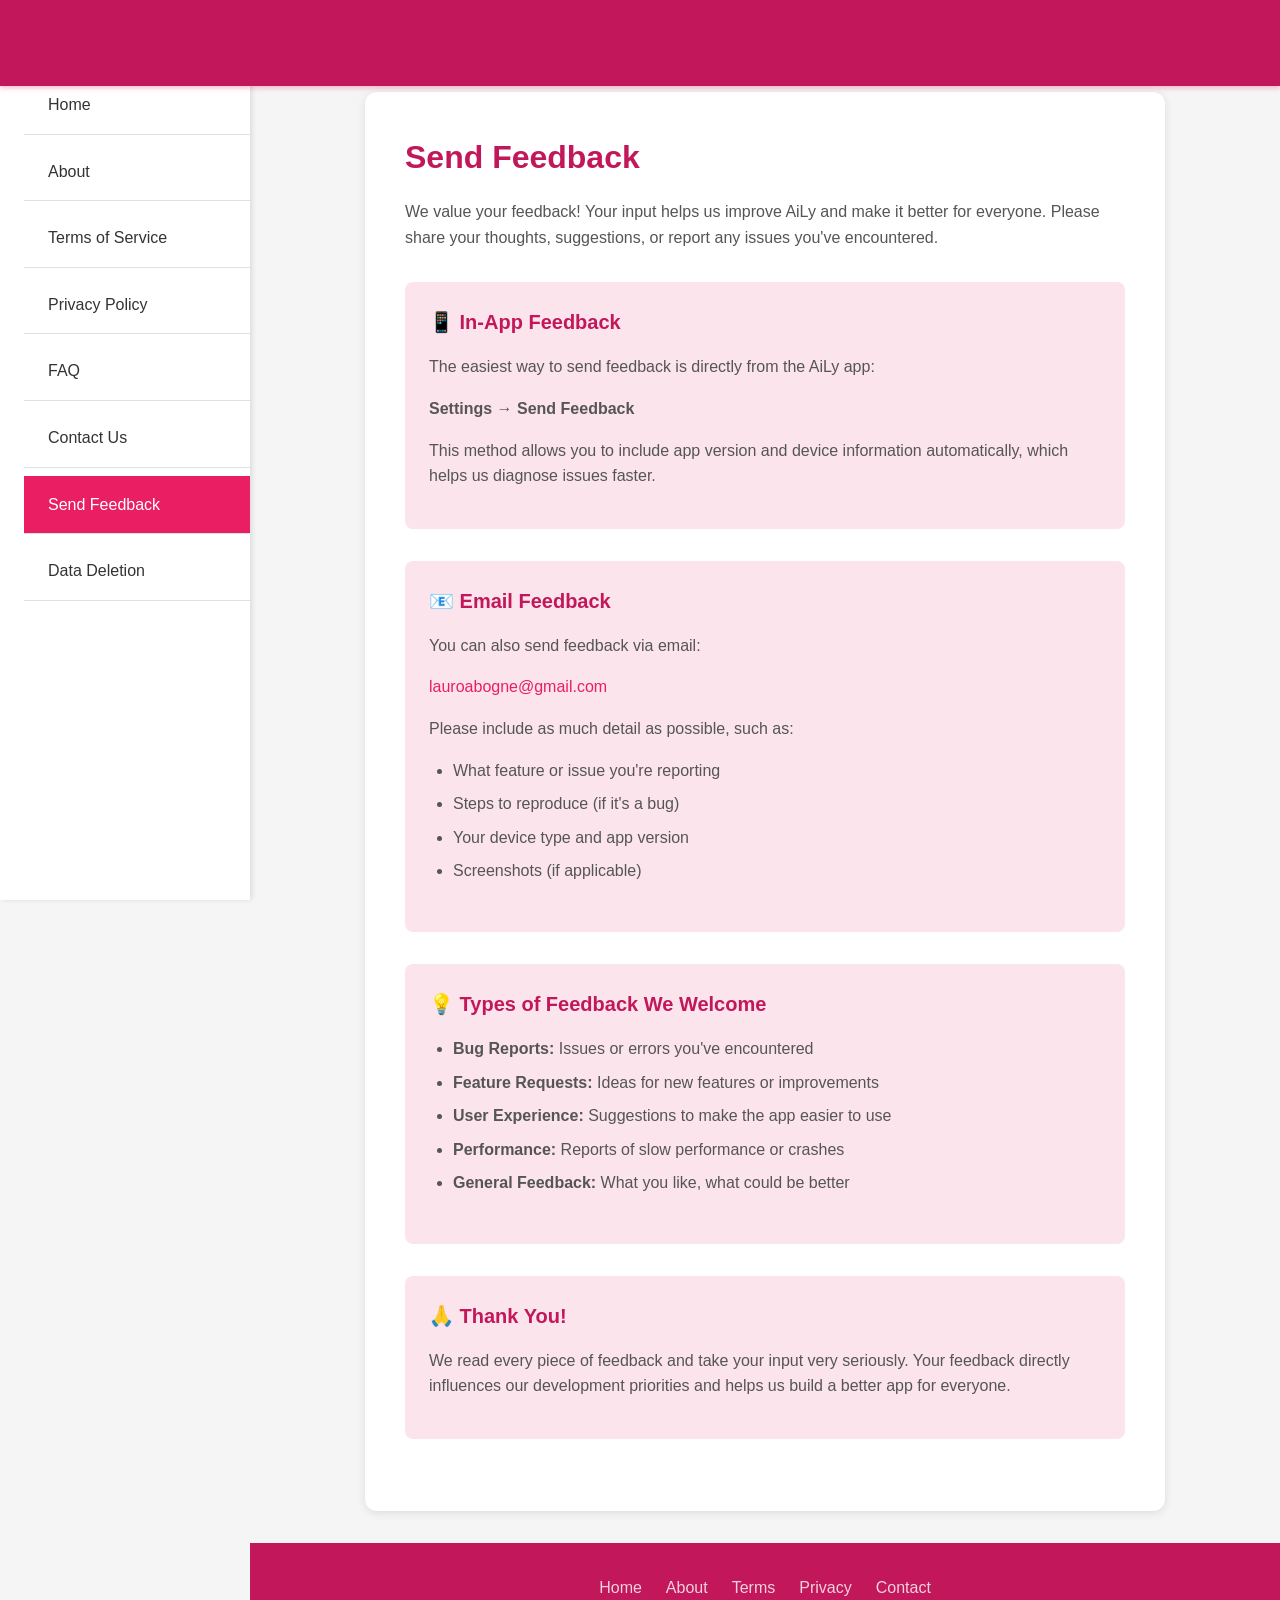
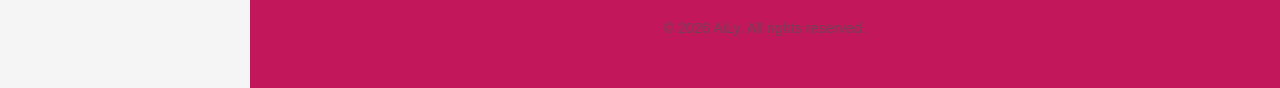
<file: send-feedback.html>
<!DOCTYPE html>
<html lang="en">
<head>
    <meta charset="UTF-8">
    <meta name="viewport" content="width=device-width, initial-scale=1.0">
    <title>Send Feedback - AiLy</title>
    <link rel="stylesheet" href="css/style.css">
</head>
<body>
    <header>
        <button class="menu-toggle" aria-label="Toggle menu">☰</button>
        <h1>AiLy</h1>
    </header>
    
    <div class="sidebar-overlay"></div>
    
    <nav class="sidebar">
        <ul>
            <li><a href="index.html">Home</a></li>
            <li><a href="about.html">About</a></li>
            <li><a href="terms-of-service.html">Terms of Service</a></li>
            <li><a href="privacy-policy.html">Privacy Policy</a></li>
            <li><a href="faq.html">FAQ</a></li>
            <li><a href="contact-us.html">Contact Us</a></li>
            <li><a href="send-feedback.html">Send Feedback</a></li>
            <li><a href="data-deletion.html">Data Deletion</a></li>
        </ul>
    </nav>
    
    <main class="content">
        <div class="content-container">
            <h1>Send Feedback</h1>
            
            <p style="margin-bottom: 2rem; color: #555;">
                We value your feedback! Your input helps us improve AiLy and make it better for everyone. 
                Please share your thoughts, suggestions, or report any issues you've encountered.
            </p>
            
            <div class="feedback-method">
                <h2>📱 In-App Feedback</h2>
                <p>
                    The easiest way to send feedback is directly from the AiLy app:
                </p>
                <p>
                    <strong>Settings → Send Feedback</strong>
                </p>
                <p>
                    This method allows you to include app version and device information automatically, 
                    which helps us diagnose issues faster.
                </p>
            </div>
            
            <div class="feedback-method">
                <h2>📧 Email Feedback</h2>
                <p>
                    You can also send feedback via email:
                </p>
                <p>
                    <a href="mailto:lauroabogne@gmail.com?subject=Feedback" class="email-link">lauroabogne@gmail.com</a>
                </p>
                <p>
                    Please include as much detail as possible, such as:
                </p>
                <ul>
                    <li>What feature or issue you're reporting</li>
                    <li>Steps to reproduce (if it's a bug)</li>
                    <li>Your device type and app version</li>
                    <li>Screenshots (if applicable)</li>
                </ul>
            </div>
            
            <div class="feedback-method">
                <h2>💡 Types of Feedback We Welcome</h2>
                <ul>
                    <li><strong>Bug Reports:</strong> Issues or errors you've encountered</li>
                    <li><strong>Feature Requests:</strong> Ideas for new features or improvements</li>
                    <li><strong>User Experience:</strong> Suggestions to make the app easier to use</li>
                    <li><strong>Performance:</strong> Reports of slow performance or crashes</li>
                    <li><strong>General Feedback:</strong> What you like, what could be better</li>
                </ul>
            </div>
            
            <div class="feedback-method" style="background: #fce4ec;">
                <h2>🙏 Thank You!</h2>
                <p>
                    We read every piece of feedback and take your input very seriously. Your feedback 
                    directly influences our development priorities and helps us build a better app for everyone.
                </p>
            </div>
        </div>
    </main>
    
    <footer>
        <div class="footer-content">
            <div class="footer-links">
                <a href="index.html">Home</a>
                <a href="about.html">About</a>
                <a href="terms-of-service.html">Terms</a>
                <a href="privacy-policy.html">Privacy</a>
                <a href="contact-us.html">Contact</a>
            </div>
            <p>© 2026 AiLy. All rights reserved.</p>
        </div>
    </footer>
    
    <script src="js/navigation.js"></script>
</body>
</html>
</file>
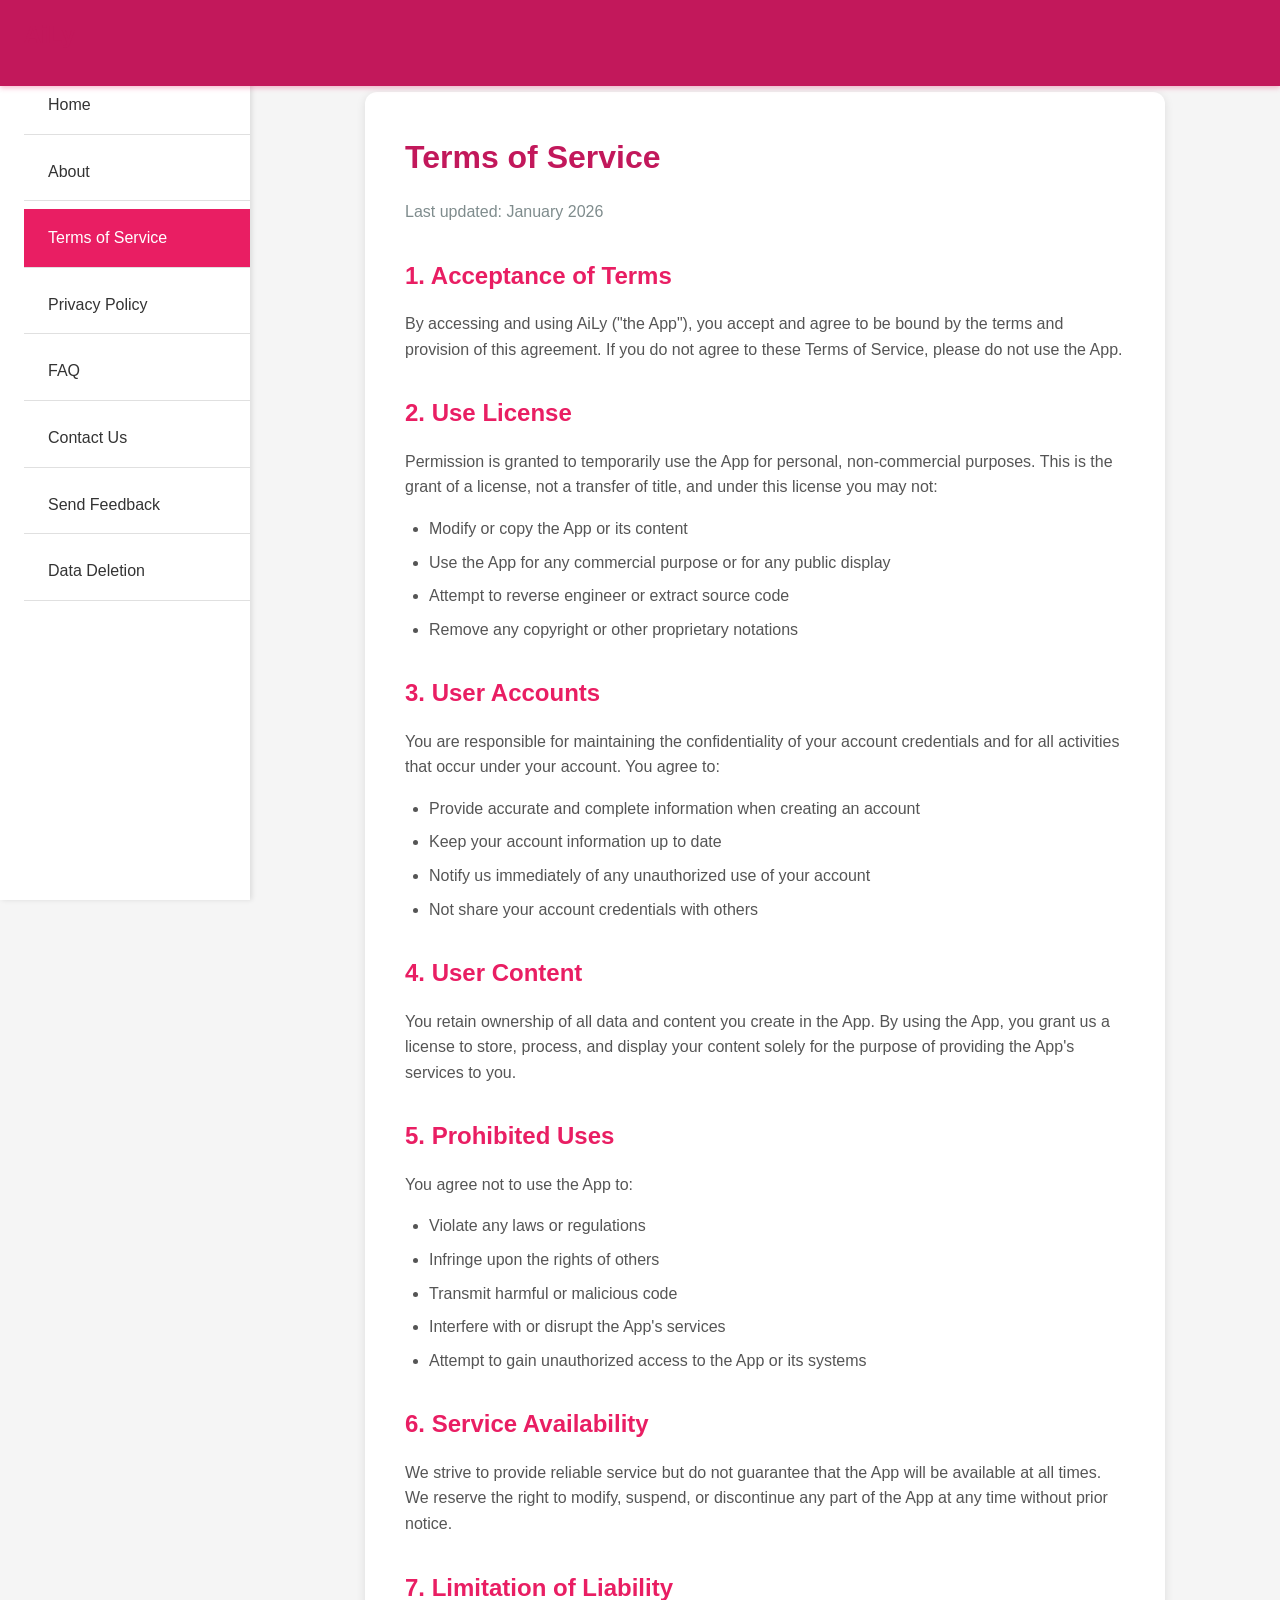
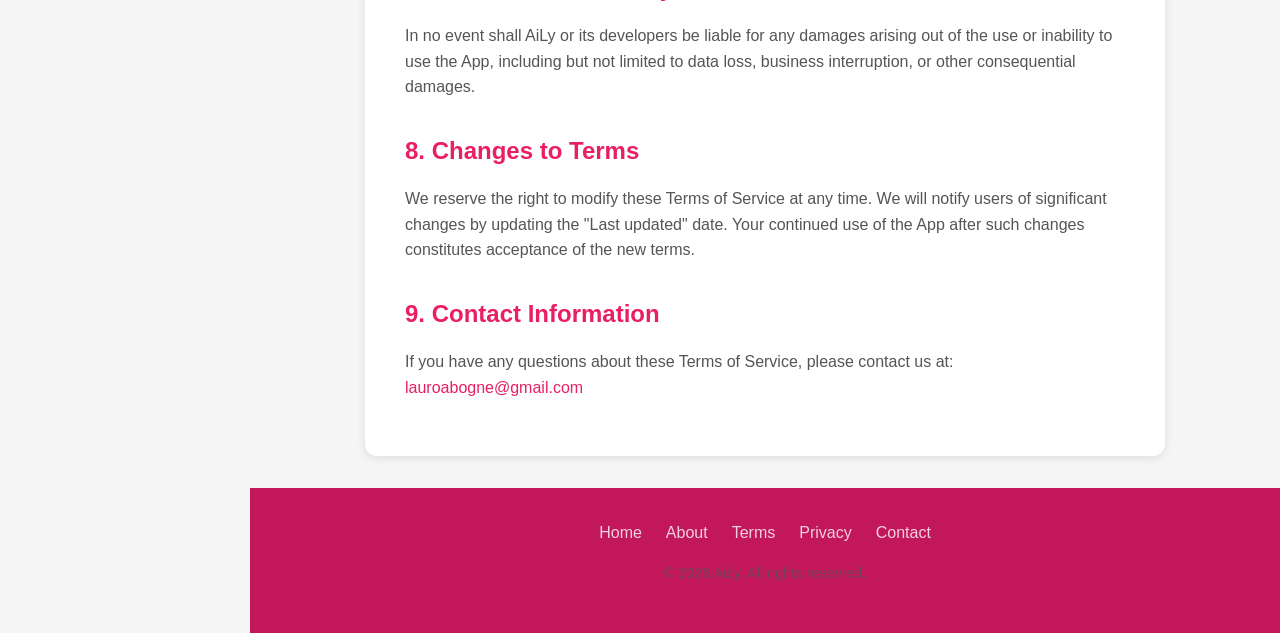
<file: terms-of-service.html>
<!DOCTYPE html>
<html lang="en">
<head>
    <meta charset="UTF-8">
    <meta name="viewport" content="width=device-width, initial-scale=1.0">
    <title>Terms of Service - AiLy</title>
    <link rel="stylesheet" href="css/style.css">
</head>
<body>
    <header>
        <button class="menu-toggle" aria-label="Toggle menu">☰</button>
        <h1>AiLy</h1>
    </header>
    
    <div class="sidebar-overlay"></div>
    
    <nav class="sidebar">
        <ul>
            <li><a href="index.html">Home</a></li>
            <li><a href="about.html">About</a></li>
            <li><a href="terms-of-service.html">Terms of Service</a></li>
            <li><a href="privacy-policy.html">Privacy Policy</a></li>
            <li><a href="faq.html">FAQ</a></li>
            <li><a href="contact-us.html">Contact Us</a></li>
            <li><a href="send-feedback.html">Send Feedback</a></li>
            <li><a href="data-deletion.html">Data Deletion</a></li>
        </ul>
    </nav>
    
    <main class="content">
        <div class="content-container">
            <h1>Terms of Service</h1>
            <p style="color: #7f8c8d; margin-bottom: 2rem;">Last updated: January 2026</p>
            
            <h2>1. Acceptance of Terms</h2>
            <p>
                By accessing and using AiLy ("the App"), you accept and agree to be bound by the terms 
                and provision of this agreement. If you do not agree to these Terms of Service, please 
                do not use the App.
            </p>
            
            <h2>2. Use License</h2>
            <p>
                Permission is granted to temporarily use the App for personal, non-commercial purposes. 
                This is the grant of a license, not a transfer of title, and under this license you may not:
            </p>
            <ul>
                <li>Modify or copy the App or its content</li>
                <li>Use the App for any commercial purpose or for any public display</li>
                <li>Attempt to reverse engineer or extract source code</li>
                <li>Remove any copyright or other proprietary notations</li>
            </ul>
            
            <h2>3. User Accounts</h2>
            <p>
                You are responsible for maintaining the confidentiality of your account credentials and 
                for all activities that occur under your account. You agree to:
            </p>
            <ul>
                <li>Provide accurate and complete information when creating an account</li>
                <li>Keep your account information up to date</li>
                <li>Notify us immediately of any unauthorized use of your account</li>
                <li>Not share your account credentials with others</li>
            </ul>
            
            <h2>4. User Content</h2>
            <p>
                You retain ownership of all data and content you create in the App. By using the App, 
                you grant us a license to store, process, and display your content solely for the purpose 
                of providing the App's services to you.
            </p>
            
            <h2>5. Prohibited Uses</h2>
            <p>You agree not to use the App to:</p>
            <ul>
                <li>Violate any laws or regulations</li>
                <li>Infringe upon the rights of others</li>
                <li>Transmit harmful or malicious code</li>
                <li>Interfere with or disrupt the App's services</li>
                <li>Attempt to gain unauthorized access to the App or its systems</li>
            </ul>
            
            <h2>6. Service Availability</h2>
            <p>
                We strive to provide reliable service but do not guarantee that the App will be available 
                at all times. We reserve the right to modify, suspend, or discontinue any part of the 
                App at any time without prior notice.
            </p>
            
            <h2>7. Limitation of Liability</h2>
            <p>
                In no event shall AiLy or its developers be liable for any damages arising out of the use 
                or inability to use the App, including but not limited to data loss, business interruption, 
                or other consequential damages.
            </p>
            
            <h2>8. Changes to Terms</h2>
            <p>
                We reserve the right to modify these Terms of Service at any time. We will notify users 
                of significant changes by updating the "Last updated" date. Your continued use of the App 
                after such changes constitutes acceptance of the new terms.
            </p>
            
            <h2>9. Contact Information</h2>
            <p>
                If you have any questions about these Terms of Service, please contact us at: 
                <a href="mailto:lauroabogne@gmail.com">lauroabogne@gmail.com</a>
            </p>
        </div>
    </main>
    
    <footer>
        <div class="footer-content">
            <div class="footer-links">
                <a href="index.html">Home</a>
                <a href="about.html">About</a>
                <a href="terms-of-service.html">Terms</a>
                <a href="privacy-policy.html">Privacy</a>
                <a href="contact-us.html">Contact</a>
            </div>
            <p>© 2026 AiLy. All rights reserved.</p>
        </div>
    </footer>
    
    <script src="js/navigation.js"></script>
</body>
</html>
</file>
<file: css/style.css>
/* Reset and Base Styles */
* {
    margin: 0;
    padding: 0;
    box-sizing: border-box;
}

body {
    font-family: -apple-system, BlinkMacSystemFont, 'Segoe UI', Roboto, Oxygen, Ubuntu, Cantarell, sans-serif;
    line-height: 1.6;
    color: #333;
    background: #f5f5f5;
    overflow-x: hidden;
}

/* Header Styles */
header {
    background: #c2185b;
    color: white;
    padding: 1rem 1.5rem;
    position: fixed;
    top: 0;
    left: 0;
    right: 0;
    z-index: 1000;
    display: flex;
    align-items: center;
    gap: 1rem;
    box-shadow: 0 2px 5px rgba(233,30,99,0.3);
}

.menu-toggle {
    background: none;
    border: none;
    color: white;
    font-size: 1.5rem;
    cursor: pointer;
    padding: 0.5rem;
    display: none;
}

header h1 {
    font-size: 1.5rem;
    font-weight: 600;
}

/* Sidebar Navigation */
.sidebar {
    position: fixed;
    top: 60px;
    left: 0;
    width: 250px;
    height: calc(100vh - 60px);
    background: white;
    box-shadow: 2px 0 5px rgba(0,0,0,0.1);
    overflow-y: auto;
    z-index: 999;
    transition: transform 0.3s ease;
}

.sidebar ul {
    list-style: none;
    padding: 1rem 0;
}

.sidebar li {
    border-bottom: 1px solid #e0e0e0;
}

.sidebar a {
    display: block;
    padding: 1rem 1.5rem;
    color: #333;
    text-decoration: none;
    transition: background 0.3s ease;
}

.sidebar a:hover {
    background: #fce4ec;
    color: #c2185b;
}

.sidebar a.active {
    background: #e91e63;
    color: white;
    font-weight: 500;
}

/* Main Content */
.content {
    margin-left: 250px;
    margin-top: 60px;
    padding: 2rem;
    min-height: calc(100vh - 60px);
}

.content-container {
    max-width: 800px;
    margin: 0 auto;
    background: white;
    padding: 2.5rem;
    border-radius: 12px;
    box-shadow: 0 2px 10px rgba(0,0,0,0.1);
}

/* Footer */
footer {
    background: #c2185b;
    color: white;
    padding: 2rem;
    margin-left: 250px;
    text-align: center;
}

.footer-content {
    max-width: 800px;
    margin: 0 auto;
}

.footer-links {
    display: flex;
    justify-content: center;
    gap: 1.5rem;
    flex-wrap: wrap;
    margin-bottom: 1rem;
}

.footer-links a {
    color: white;
    text-decoration: none;
    opacity: 0.8;
    transition: opacity 0.3s ease;
}

.footer-links a:hover {
    opacity: 1;
    text-decoration: underline;
}

footer p {
    margin-top: 1rem;
    font-size: 0.9rem;
    opacity: 0.7;
}

/* Typography */
h1 {
    color: #c2185b;
    margin-bottom: 1rem;
    font-size: 2rem;
}

h2 {
    color: #e91e63;
    margin-top: 2rem;
    margin-bottom: 1rem;
    font-size: 1.5rem;
}

h3 {
    color: #e91e63;
    margin-top: 1.5rem;
    margin-bottom: 0.75rem;
    font-size: 1.25rem;
}

p {
    margin-bottom: 1rem;
    color: #555;
}

ul, ol {
    margin-left: 1.5rem;
    margin-bottom: 1.5rem;
}

li {
    margin-bottom: 0.5rem;
    color: #555;
}

/* Links */
a {
    color: #e91e63;
    text-decoration: none;
}

a:hover {
    text-decoration: underline;
    color: #c2185b;
}

/* Homepage Specific Styles */
.home-grid {
    display: grid;
    grid-template-columns: repeat(auto-fit, minmax(250px, 1fr));
    gap: 1.5rem;
    margin-top: 2rem;
}

.link-card {
    display: flex;
    align-items: center;
    padding: 1.5rem;
    border: 2px solid #e0e0e0;
    border-radius: 8px;
    text-decoration: none;
    color: #333;
    transition: all 0.3s ease;
    background: white;
}

.link-card:hover {
    border-color: #e91e63;
    background: #fce4ec;
    transform: translateY(-2px);
    box-shadow: 0 4px 8px rgba(233,30,99,0.2);
}

.link-icon {
    font-size: 2rem;
    margin-right: 1rem;
    width: 50px;
    text-align: center;
}

.link-content h3 {
    margin: 0 0 0.5rem 0;
    color: #c2185b;
    font-size: 1.1rem;
}

.link-content p {
    margin: 0;
    color: #7f8c8d;
    font-size: 0.9rem;
}

/* FAQ Styles */
.faq-item {
    margin-bottom: 1.5rem;
    padding-bottom: 1.5rem;
    border-bottom: 1px solid #e0e0e0;
}

.faq-item:last-child {
    border-bottom: none;
}

.faq-question {
    color: #c2185b;
    font-size: 1.1rem;
    font-weight: 600;
    margin-bottom: 0.5rem;
}

.faq-answer {
    color: #555;
    line-height: 1.8;
}

/* Contact/Feedback Card Styles */
.contact-method,
.feedback-method {
    margin-bottom: 2rem;
    padding: 1.5rem;
    background: #fce4ec;
    border-radius: 8px;
}

.contact-method h2,
.feedback-method h2 {
    color: #c2185b;
    margin: 0 0 1rem 0;
    font-size: 1.25rem;
}

.email-link {
    color: #e91e63;
    text-decoration: none;
    font-weight: 500;
}

.email-link:hover {
    text-decoration: underline;
}

/* Info Boxes */
.info-box {
    background: #fce4ec;
    padding: 1rem;
    border-radius: 8px;
    margin-bottom: 1.5rem;
}

.info-box strong {
    color: #c2185b;
}

/* Responsive Design - Mobile */
@media (max-width: 767px) {
    .menu-toggle {
        display: block;
    }

    .sidebar {
        transform: translateX(-100%);
        width: 280px;
    }

    .sidebar.open {
        transform: translateX(0);
    }

    .content {
        margin-left: 0;
        padding: 1rem;
    }

    .content-container {
        padding: 1.5rem;
    }

    footer {
        margin-left: 0;
        padding: 1.5rem 1rem;
    }

    .footer-links {
        flex-direction: column;
        gap: 0.75rem;
    }

    h1 {
        font-size: 1.5rem;
    }

    h2 {
        font-size: 1.25rem;
    }

    .home-grid {
        grid-template-columns: 1fr;
    }
}

/* Overlay for mobile sidebar */
.sidebar-overlay {
    display: none;
    position: fixed;
    top: 60px;
    left: 0;
    right: 0;
    bottom: 0;
    background: rgba(0,0,0,0.5);
    z-index: 998;
}

.sidebar-overlay.open {
    display: block;
}

/* Smooth scrolling */
html {
    scroll-behavior: smooth;
}
</file>
